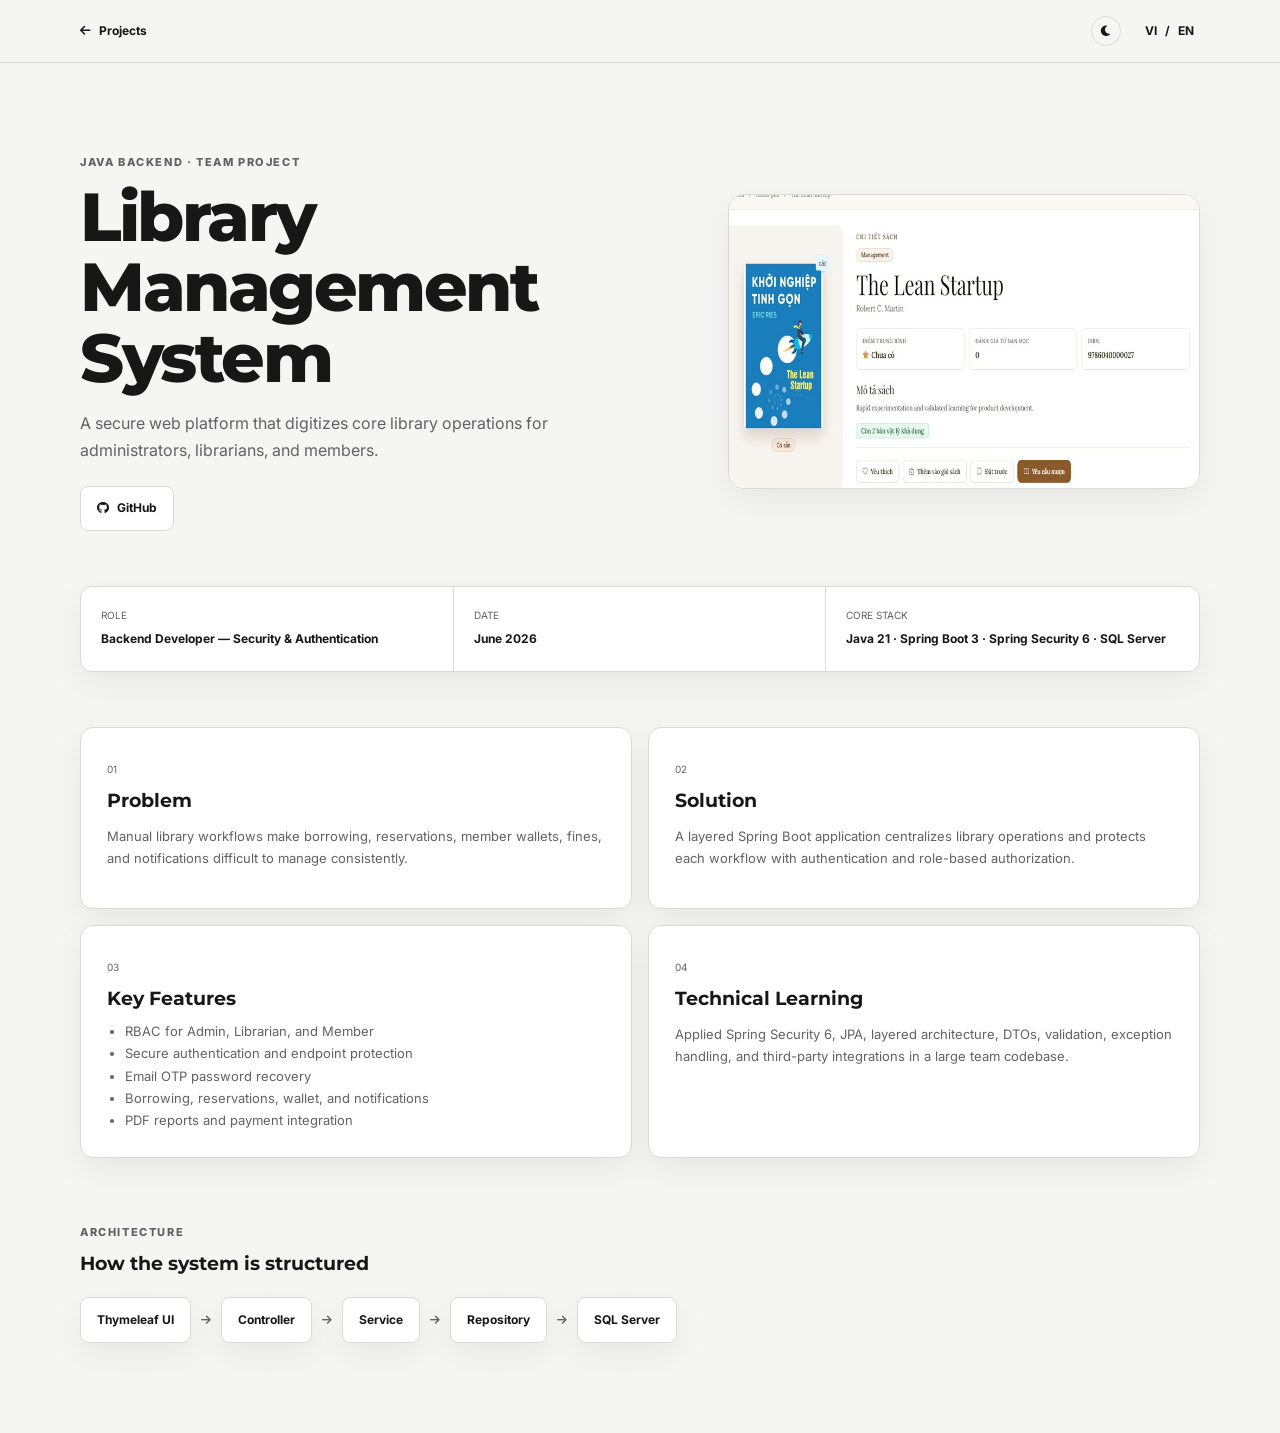
<file: case-study.html>
<!doctype html><html lang="en"><head><meta charset="utf-8"><meta name="viewport" content="width=device-width,initial-scale=1"><title>Project Case Study | Nguyen Tien Thuong</title><link rel="preconnect" href="https://fonts.googleapis.com"><link rel="preconnect" href="https://fonts.gstatic.com" crossorigin><link href="https://fonts.googleapis.com/css2?family=Inter:wght@400;500;600;700&family=Montserrat:wght@700;800&display=swap" rel="stylesheet"><link rel="stylesheet" href="https://cdnjs.cloudflare.com/ajax/libs/font-awesome/6.0.0/css/all.min.css"><link rel="stylesheet" href="css/case-study.css"></head><body>
<header class="case-nav"><a href="index.html#projects"><i class="fas fa-arrow-left"></i> <span id="backLabel">Projects</span></a><div class="case-controls"><button id="caseTheme" type="button" aria-label="Switch to light theme" title="Light theme"><i class="fas fa-sun"></i></button><button id="caseLanguage" type="button"><span>VI</span> / <strong>EN</strong></button></div></header>
<main><section class="case-hero"><div><p class="case-kicker" id="caseType"></p><h1 id="caseTitle"></h1><p id="caseSummary"></p><div class="case-actions"><a id="sourceLink" target="_blank" rel="noopener"><i class="fab fa-github"></i> GitHub</a></div></div><img id="caseImage" alt=""></section>
<section class="case-facts"><div><span id="roleLabel">Role</span><strong id="caseRole"></strong></div><div><span id="dateLabel">Date</span><strong id="caseDate"></strong></div><div><span id="stackLabel">Core stack</span><strong id="caseStack"></strong></div></section>
<section class="case-grid"><article><span>01</span><h2 id="problemTitle">Problem</h2><p id="caseProblem"></p></article><article><span>02</span><h2 id="solutionTitle">Solution</h2><p id="caseSolution"></p></article><article><span>03</span><h2 id="featuresTitle">Key Features</h2><ul id="caseFeatures"></ul></article><article><span>04</span><h2 id="learningTitle">Technical Learning</h2><p id="caseLearning"></p></article></section>
<section class="architecture"><p class="case-kicker" id="architectureKicker">ARCHITECTURE</p><h2 id="architectureTitle">How the system is structured</h2><div class="architecture-flow" id="architectureFlow"></div></section></main>
<script src="js/case-study.js"></script></body></html>
</file>
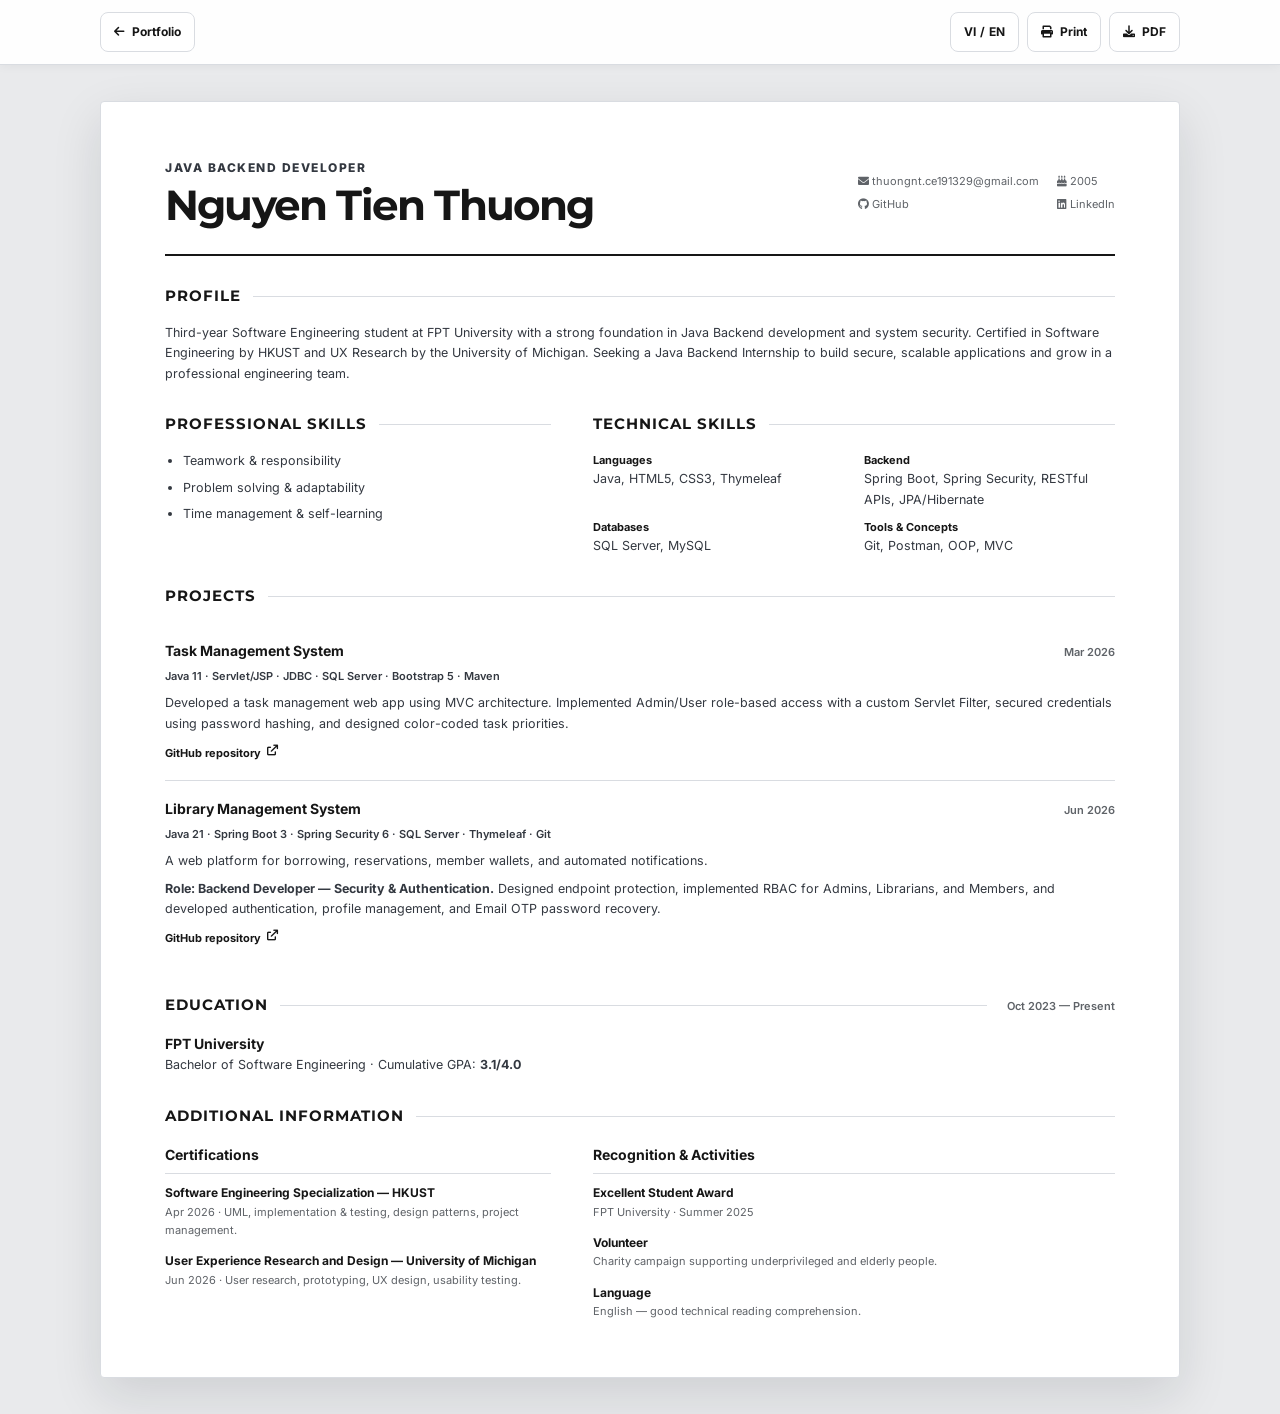
<file: cv.html>
<!doctype html>
<html lang="en">
<head>
  <meta charset="utf-8">
  <meta name="viewport" content="width=device-width, initial-scale=1">
  <meta name="description" content="CV of Nguyen Tien Thuong — Java Backend Developer">
  <title>Nguyen Tien Thuong | CV</title>
  <link rel="preconnect" href="https://fonts.googleapis.com">
  <link rel="preconnect" href="https://fonts.gstatic.com" crossorigin>
  <link href="https://fonts.googleapis.com/css2?family=Inter:wght@400;500;600;700;800&family=Montserrat:wght@700;800&display=swap" rel="stylesheet">
  <link rel="stylesheet" href="https://cdnjs.cloudflare.com/ajax/libs/font-awesome/6.0.0/css/all.min.css">
  <link rel="stylesheet" href="css/cv.css">
  <link rel="stylesheet" href="css/cv-paper.css">
</head>
<body>
  <nav class="cv-toolbar" aria-label="CV actions">
    <a href="index.html" class="toolbar-link"><i class="fas fa-arrow-left"></i> Portfolio</a>
    <div class="toolbar-actions">
      <button id="cv-language" type="button"><span>VI</span><span>/</span><strong>EN</strong></button>
      <button type="button" id="print-cv"><i class="fas fa-print"></i> <span data-action-label>Print</span></button>
      <a href="CV_Nguyen_Tien_Thuong.pdf" download class="download-btn"><i class="fas fa-download"></i> PDF</a>
    </div>
  </nav>

  <main class="cv-shell">
    <article class="cv-page" data-language="en">
      <header class="cv-header">
        <div><p class="eyebrow">Java Backend Developer</p><h1>Nguyen Tien Thuong</h1></div>
        <div class="contact-list">
          <a href="mailto:thuongnt.ce191329@gmail.com"><i class="fas fa-envelope"></i> thuongnt.ce191329@gmail.com</a>
          <span><i class="fas fa-cake-candles"></i> 2005</span>
          <a href="https://github.com/Thuong404-lab" target="_blank" rel="noopener"><i class="fab fa-github"></i> GitHub</a>
          <a href="https://www.linkedin.com/in/nguyentienthuong-dev/" target="_blank" rel="noopener"><i class="fab fa-linkedin"></i> LinkedIn</a>
        </div>
      </header>

      <section><h2>Profile</h2><p>Third-year Software Engineering student at FPT University with a strong foundation in Java Backend development and system security. Certified in Software Engineering by HKUST and UX Research by the University of Michigan. Seeking a Java Backend Internship to build secure, scalable applications and grow in a professional engineering team.</p></section>

      <section class="skills-columns">
        <div><h2>Professional Skills</h2><ul class="compact-list"><li>Teamwork & responsibility</li><li>Problem solving & adaptability</li><li>Time management & self-learning</li></ul></div>
        <div><h2>Technical Skills</h2><div class="skill-groups"><p><b>Languages</b> Java, HTML5, CSS3, Thymeleaf</p><p><b>Backend</b> Spring Boot, Spring Security, RESTful APIs, JPA/Hibernate</p><p><b>Databases</b> SQL Server, MySQL</p><p><b>Tools & Concepts</b> Git, Postman, OOP, MVC</p></div></div>
      </section>

      <section><h2>Projects</h2>
        <article class="cv-project"><div class="section-head"><h3>Task Management System</h3><time>Mar 2026</time></div><p class="stack">Java 11 · Servlet/JSP · JDBC · SQL Server · Bootstrap 5 · Maven</p><p>Developed a task management web app using MVC architecture. Implemented Admin/User role-based access with a custom Servlet Filter, secured credentials using password hashing, and designed color-coded task priorities.</p><a href="https://github.com/Thuong404-lab/ProjectPRJ_TasksManager" target="_blank" rel="noopener">GitHub repository <i class="fas fa-arrow-up-right-from-square"></i></a></article>
        <article class="cv-project"><div class="section-head"><h3>Library Management System</h3><time>Jun 2026</time></div><p class="stack">Java 21 · Spring Boot 3 · Spring Security 6 · SQL Server · Thymeleaf · Git</p><p>A web platform for borrowing, reservations, member wallets, and automated notifications.</p><p><b>Role: Backend Developer — Security & Authentication.</b> Designed endpoint protection, implemented RBAC for Admins, Librarians, and Members, and developed authentication, profile management, and Email OTP password recovery.</p><a href="https://github.com/Thuong404-lab/Group_2_Library_Management_WEB" target="_blank" rel="noopener">GitHub repository <i class="fas fa-arrow-up-right-from-square"></i></a></article>
      </section>

      <section><div class="section-head"><h2>Education</h2><time>Oct 2023 — Present</time></div><h3>FPT University</h3><p>Bachelor of Software Engineering · Cumulative GPA: <b>3.1/4.0</b></p></section>

      <section><h2>Additional Information</h2><div class="additional-grid"><div><h3>Certifications</h3><ul><li><b>Software Engineering Specialization — HKUST</b><span>Apr 2026 · UML, implementation & testing, design patterns, project management.</span></li><li><b>User Experience Research and Design — University of Michigan</b><span>Jun 2026 · User research, prototyping, UX design, usability testing.</span></li></ul></div><div><h3>Recognition & Activities</h3><ul><li><b>Excellent Student Award</b><span>FPT University · Summer 2025</span></li><li><b>Volunteer</b><span>Charity campaign supporting underprivileged and elderly people.</span></li><li><b>Language</b><span>English — good technical reading comprehension.</span></li></ul></div></div></section>
    </article>

    <article class="cv-page" data-language="vi" hidden>
      <header class="cv-header">
        <div><p class="eyebrow">Lập trình viên Java Backend</p><h1>Nguyễn Tiến Thương</h1></div>
        <div class="contact-list"><a href="mailto:thuongnt.ce191329@gmail.com"><i class="fas fa-envelope"></i> thuongnt.ce191329@gmail.com</a><span><i class="fas fa-cake-candles"></i> 2005</span><a href="https://github.com/Thuong404-lab" target="_blank" rel="noopener"><i class="fab fa-github"></i> GitHub</a><a href="https://www.linkedin.com/in/nguyentienthuong-dev/" target="_blank" rel="noopener"><i class="fab fa-linkedin"></i> LinkedIn</a></div>
      </header>
      <section><h2>Giới thiệu</h2><p>Sinh viên năm 3 ngành Kỹ thuật Phần mềm tại Đại học FPT, có nền tảng về Java Backend và bảo mật hệ thống. Đã hoàn thành chứng chỉ Kỹ nghệ Phần mềm của HKUST và Nghiên cứu Trải nghiệm Người dùng của Đại học Michigan. Đang tìm kiếm cơ hội Thực tập sinh Java Backend để xây dựng ứng dụng an toàn, có khả năng mở rộng và phát triển trong đội ngũ kỹ thuật chuyên nghiệp.</p></section>
      <section class="skills-columns"><div><h2>Kỹ năng mềm</h2><ul class="compact-list"><li>Làm việc nhóm & trách nhiệm</li><li>Giải quyết vấn đề & thích ứng</li><li>Quản lý thời gian & tự học</li></ul></div><div><h2>Kỹ năng chuyên môn</h2><div class="skill-groups"><p><b>Ngôn ngữ</b> Java, HTML5, CSS3, Thymeleaf</p><p><b>Backend</b> Spring Boot, Spring Security, RESTful API, JPA/Hibernate</p><p><b>Cơ sở dữ liệu</b> SQL Server, MySQL</p><p><b>Công cụ & khái niệm</b> Git, Postman, OOP, MVC</p></div></div></section>
      <section><h2>Dự án</h2><article class="cv-project"><div class="section-head"><h3>Hệ thống quản lý công việc</h3><time>03/2026</time></div><p class="stack">Java 11 · Servlet/JSP · JDBC · SQL Server · Bootstrap 5 · Maven</p><p>Phát triển ứng dụng quản lý công việc theo kiến trúc MVC. Triển khai phân quyền Admin/User bằng Servlet Filter, bảo vệ mật khẩu bằng cơ chế hashing và thiết kế mức độ ưu tiên theo màu sắc.</p><a href="https://github.com/Thuong404-lab/ProjectPRJ_TasksManager" target="_blank" rel="noopener">Mã nguồn GitHub <i class="fas fa-arrow-up-right-from-square"></i></a></article><article class="cv-project"><div class="section-head"><h3>Hệ thống quản lý thư viện</h3><time>06/2026</time></div><p class="stack">Java 21 · Spring Boot 3 · Spring Security 6 · SQL Server · Thymeleaf · Git</p><p>Nền tảng web số hóa quy trình mượn/trả, đặt sách, ví thành viên và thông báo tự động.</p><p><b>Vai trò: Backend Developer — Security & Authentication.</b> Thiết kế bảo vệ endpoint, triển khai RBAC cho Admin, Thủ thư và Thành viên; xây dựng xác thực, quản lý hồ sơ và khôi phục mật khẩu bằng Email OTP.</p><a href="https://github.com/Thuong404-lab/Group_2_Library_Management_WEB" target="_blank" rel="noopener">Mã nguồn GitHub <i class="fas fa-arrow-up-right-from-square"></i></a></article></section>
      <section><div class="section-head"><h2>Học vấn</h2><time>10/2023 — Hiện tại</time></div><h3>Đại học FPT</h3><p>Cử nhân Kỹ thuật Phần mềm · GPA tích lũy: <b>3.1/4.0</b></p></section>
      <section><h2>Thông tin thêm</h2><div class="additional-grid"><div><h3>Chứng chỉ</h3><ul><li><b>Kỹ nghệ Phần mềm — HKUST</b><span>04/2026 · UML, triển khai & kiểm thử, design pattern, quản lý dự án.</span></li><li><b>Nghiên cứu & Thiết kế UX — Đại học Michigan</b><span>06/2026 · Nghiên cứu người dùng, prototyping, thiết kế UX, kiểm thử khả dụng.</span></li></ul></div><div><h3>Giải thưởng & hoạt động</h3><ul><li><b>Sinh viên Giỏi</b><span>Đại học FPT · Summer 2025</span></li><li><b>Tình nguyện viên</b><span>Chiến dịch hỗ trợ người có hoàn cảnh khó khăn và người cao tuổi.</span></li><li><b>Tiếng Anh</b><span>Đọc hiểu tài liệu kỹ thuật tốt.</span></li></ul></div></div></section>
    </article>
  </main>
  <script src="js/cv.js"></script>
</body>
</html>
</file>
<file: css/case-study.css>
:root{--bg:#101011;--card:#19191b;--text:#f7f7f7;--muted:#a1a1a6;--line:#303034;--nav:rgba(16,16,17,.9);--shadow:none}*{box-sizing:border-box}body{margin:0;background:var(--bg);color:var(--text);font-family:Inter,sans-serif;line-height:1.7;transition:background .25s,color .25s}body.light-mode{--bg:#f5f5f3;--card:#fff;--text:#171717;--muted:#626266;--line:#d9d9d6;--nav:rgba(245,245,243,.9);--shadow:0 12px 35px rgba(0,0,0,.06)}.case-nav{position:sticky;top:0;z-index:5;display:flex;justify-content:space-between;padding:16px max(24px,calc((100% - 1120px)/2));border-bottom:1px solid var(--line);background:var(--nav);backdrop-filter:blur(12px)}.case-controls{display:flex;align-items:center;gap:18px}.case-nav a,.case-nav button,.case-actions a{display:inline-flex;align-items:center;gap:8px;color:var(--text);font:inherit;font-size:12px;font-weight:700;text-decoration:none;background:transparent;border:0;cursor:pointer}.case-nav button{min-height:30px}.case-nav button:hover,.case-nav a:hover,.case-actions a:hover{opacity:.65}#caseTheme{width:30px;justify-content:center;border:1px solid var(--line);border-radius:50%}main{width:min(1120px,calc(100% - 40px));margin:auto}.case-hero{display:grid;grid-template-columns:1.1fr .9fr;align-items:center;gap:70px;padding:90px 0 55px}.case-kicker{margin:0 0 10px;color:var(--muted);font-size:11px;font-weight:800;letter-spacing:1.6px}.case-hero h1{margin:0;font:800 clamp(38px,6vw,68px)/1.04 Montserrat,sans-serif;letter-spacing:-2.5px}.case-hero p:not(.case-kicker){max-width:670px;color:var(--muted)}.case-hero img{width:100%;aspect-ratio:16/10;object-fit:cover;border:1px solid var(--line);border-radius:16px;box-shadow:var(--shadow)}.case-actions{margin-top:22px}.case-actions a{padding:11px 16px;border:1px solid var(--line);border-radius:8px;background:var(--card)}.case-facts{display:grid;grid-template-columns:repeat(3,1fr);border:1px solid var(--line);border-radius:12px;overflow:hidden;background:var(--card);box-shadow:var(--shadow)}.case-facts div{padding:20px;border-right:1px solid var(--line)}.case-facts div:last-child{border:0}.case-facts span{display:block;color:var(--muted);font-size:10px;text-transform:uppercase}.case-facts strong{font-size:12px}.case-grid{display:grid;grid-template-columns:repeat(2,1fr);gap:16px;padding:55px 0}.case-grid article{padding:26px;border:1px solid var(--line);border-radius:13px;background:var(--card);box-shadow:var(--shadow)}.case-grid article>span{color:var(--muted);font-size:10px}.case-grid h2,.architecture h2{margin:8px 0 10px;font:700 19px Montserrat,sans-serif}.case-grid p,.case-grid li{color:var(--muted);font-size:13px}.case-grid ul{margin:0;padding-left:18px}.architecture{padding:10px 0 90px}.architecture-flow{display:flex;align-items:center;flex-wrap:wrap;gap:10px;margin-top:22px}.architecture-flow span{padding:12px 16px;border:1px solid var(--line);border-radius:8px;background:var(--card);font-size:12px;font-weight:700;box-shadow:var(--shadow)}.architecture-flow i{color:var(--muted);font-size:11px}@media(max-width:720px){.case-hero{grid-template-columns:1fr;gap:30px;padding-top:55px}.case-hero img{grid-row:1}.case-facts,.case-grid{grid-template-columns:1fr}.case-facts div{border-right:0;border-bottom:1px solid var(--line)}.case-hero h1{font-size:38px}.architecture-flow{align-items:stretch;flex-direction:column}.architecture-flow i{align-self:center;transform:rotate(90deg)}}

@media(max-width:720px){html{-webkit-text-size-adjust:100%}.case-nav{padding:max(10px,env(safe-area-inset-top)) 14px 10px;min-height:60px}.case-nav a,.case-nav button{min-height:42px}.case-controls{gap:8px}#caseTheme{width:42px}.case-nav>a{padding:0 4px}main{width:min(100% - 32px,560px)}.case-hero{gap:24px;padding:32px 0}.case-hero img{border-radius:14px;box-shadow:var(--shadow)}.case-hero h1{font-size:clamp(34px,11vw,48px);letter-spacing:-1.8px}.case-hero p:not(.case-kicker){font-size:14px;line-height:1.65}.case-actions a{justify-content:center;width:100%;min-height:48px;border-radius:11px}.case-facts{border-radius:14px}.case-facts div{padding:16px}.case-facts strong{font-size:13px}.case-grid{gap:12px;padding:32px 0}.case-grid article{padding:20px;border-radius:14px}.case-grid h2,.architecture h2{font-size:18px}.case-grid p,.case-grid li{font-size:14px;line-height:1.65}.architecture{padding:4px 0 max(56px,env(safe-area-inset-bottom))}.architecture-flow{gap:8px}.architecture-flow span{min-height:46px;padding:12px 14px;text-align:center}.architecture-flow i{margin:2px 0}}@media(hover:none) and (pointer:coarse){.case-nav a:active,.case-nav button:active,.case-actions a:active,.architecture-flow span:active{transform:scale(.97)}}@media(prefers-reduced-motion:reduce){*,*::before,*::after{animation-duration:.01ms!important;animation-iteration-count:1!important;transition-duration:.01ms!important;scroll-behavior:auto!important}}
</file>
<file: css/cv.css>
:root{--bg:#0b0b0c;--paper:#151516;--card:#1c1c1e;--text:#f5f5f5;--muted:#aaa;--line:#353538}*{box-sizing:border-box}html{scroll-behavior:smooth}body{margin:0;background:var(--bg);color:var(--text);font-family:Inter,sans-serif;line-height:1.65}.cv-toolbar{position:sticky;top:0;z-index:10;display:flex;justify-content:space-between;align-items:center;padding:12px max(20px,calc((100% - 1080px)/2));border-bottom:1px solid var(--line);background:rgba(11,11,12,.9);backdrop-filter:blur(12px)}.toolbar-actions{display:flex;gap:8px}.cv-toolbar a,.cv-toolbar button{display:inline-flex;align-items:center;gap:7px;padding:9px 13px;border:1px solid var(--line);border-radius:8px;background:var(--card);color:var(--text);font:inherit;font-size:12px;font-weight:700;text-decoration:none;cursor:pointer}.cv-toolbar a:hover,.cv-toolbar button:hover{border-color:#777}#cv-language{gap:4px}.cv-shell{width:min(1080px,calc(100% - 32px));margin:36px auto}.cv-page{padding:56px 64px;border:1px solid var(--line);border-radius:16px;background:var(--paper);box-shadow:0 25px 70px rgba(0,0,0,.28)}.cv-header{display:grid;grid-template-columns:1fr auto;gap:30px;padding-bottom:26px;border-bottom:2px solid var(--text)}.eyebrow{margin:0 0 4px;color:var(--muted);font-size:12px;font-weight:800;letter-spacing:1.5px;text-transform:uppercase}.cv-header h1{margin:0;font-family:Montserrat,sans-serif;font-size:42px;line-height:1.1;letter-spacing:-1.8px}.contact-list{display:grid;grid-template-columns:repeat(2,max-content);align-content:center;gap:5px 18px}.contact-list a,.contact-list span{color:var(--muted);font-size:11px;text-decoration:none}.contact-list a:hover{color:var(--text)}section{padding-top:28px}h2{display:flex;align-items:center;gap:12px;margin:0 0 14px;font-family:Montserrat,sans-serif;font-size:15px;letter-spacing:1px;text-transform:uppercase}h2:after{content:"";height:1px;flex:1;background:var(--line)}h3{margin:0;font-size:14px}p{margin:0;color:#d2d2d2;font-size:12.5px}.skills-columns,.additional-grid{display:grid;grid-template-columns:1fr 1.35fr;gap:42px}.compact-list{display:grid;gap:6px;margin:0;padding-left:18px;color:#d2d2d2;font-size:12.5px}.skill-groups{display:grid;grid-template-columns:1fr 1fr;gap:7px 20px}.skill-groups b{display:block;color:var(--text);font-size:11px}.cv-project{padding:16px 0;border-top:1px solid var(--line)}.cv-project:first-of-type{border-top:0}.section-head{display:flex;justify-content:space-between;gap:20px;align-items:baseline}.section-head h2{flex:1}.section-head time{color:var(--muted);font-size:11px;font-weight:600;white-space:nowrap}.stack{margin:5px 0 8px;color:var(--muted);font-size:11px;font-weight:600}.cv-project p+p{margin-top:7px}.cv-project a{display:inline-flex;gap:6px;margin-top:9px;color:var(--text);font-size:11px;font-weight:700;text-decoration:none}.additional-grid ul{display:grid;gap:12px;margin:9px 0 0;padding:0;list-style:none}.additional-grid li{font-size:12px}.additional-grid li span{display:block;color:var(--muted);font-size:11px}.additional-grid h3{padding-bottom:7px;border-bottom:1px solid var(--line)}[hidden]{display:none!important}@media(max-width:760px){.cv-toolbar{padding:10px 14px}.toolbar-link{font-size:0!important}.toolbar-link i{font-size:13px}.cv-shell{width:min(100% - 20px,680px);margin:14px auto}.cv-page{padding:30px 22px}.cv-header{grid-template-columns:1fr}.cv-header h1{font-size:34px}.contact-list{grid-template-columns:1fr}.skills-columns,.additional-grid{grid-template-columns:1fr;gap:25px}.skill-groups{grid-template-columns:1fr}.section-head{align-items:flex-start}.toolbar-actions button,.toolbar-actions a{padding:8px 10px}}@media print{body{background:#fff;color:#111}.cv-toolbar{display:none}.cv-shell{width:100%;margin:0}.cv-page{padding:15mm;border:0;border-radius:0;background:#fff;box-shadow:none}.cv-page p,.contact-list a,.contact-list span,.compact-list,.stack,.additional-grid li span{color:#333}.cv-page h1,.cv-page h2,.cv-page h3,.cv-project a,.skill-groups b{color:#111}.cv-project,.cv-header,.additional-grid h3{border-color:#bbb}section{break-inside:avoid}.cv-project{break-inside:avoid}}
</file>
<file: css/cv-paper.css>
:root {
  --bg: #e9eaec;
  --paper: #ffffff;
  --card: #ffffff;
  --text: #161616;
  --muted: #5f6368;
  --line: #d9dce1;
}

.cv-toolbar {
  background: rgba(255, 255, 255, 0.94);
  box-shadow: 0 1px 10px rgba(0, 0, 0, 0.05);
}

.cv-page {
  border-radius: 4px;
  box-shadow: 0 18px 50px rgba(20, 24, 32, 0.12);
}

.cv-page p,
.compact-list {
  color: #333840;
}

.cv-header {
  border-bottom-color: #161616;
}

@media print {
  :root { --bg: #fff; }
}

@media (max-width: 760px) {
  html { -webkit-text-size-adjust: 100%; }

  .cv-toolbar {
    min-height: 60px;
    padding: max(8px, env(safe-area-inset-top)) 10px 8px;
  }

  .cv-toolbar a,
  .cv-toolbar button {
    min-width: 42px;
    min-height: 42px;
    justify-content: center;
  }

  .cv-shell {
    width: 100%;
    margin: 0;
  }

  .cv-page {
    padding: 34px 20px max(40px, env(safe-area-inset-bottom));
    border: 0;
    border-radius: 0;
    box-shadow: none;
  }

  .cv-header {
    gap: 20px;
    padding-bottom: 22px;
  }

  .cv-header h1 {
    font-size: clamp(31px, 10vw, 40px);
    letter-spacing: -1.3px;
  }

  .contact-list a,
  .contact-list span {
    display: flex;
    align-items: center;
    min-height: 36px;
    font-size: 12px;
  }

  section { padding-top: 26px; }
  h2 { font-size: 14px; }
  h3 { font-size: 14px; line-height: 1.45; }
  p, .compact-list { font-size: 13px; line-height: 1.65; }

  .section-head {
    flex-direction: column;
    gap: 3px;
  }

  .cv-project {
    padding: 18px 0;
  }

  .cv-project a {
    align-items: center;
    min-height: 44px;
    margin-top: 8px;
  }
}

@media (prefers-reduced-motion: reduce) {
  *, *::before, *::after {
    animation-duration: .01ms !important;
    transition-duration: .01ms !important;
    scroll-behavior: auto !important;
  }
}
</file>
